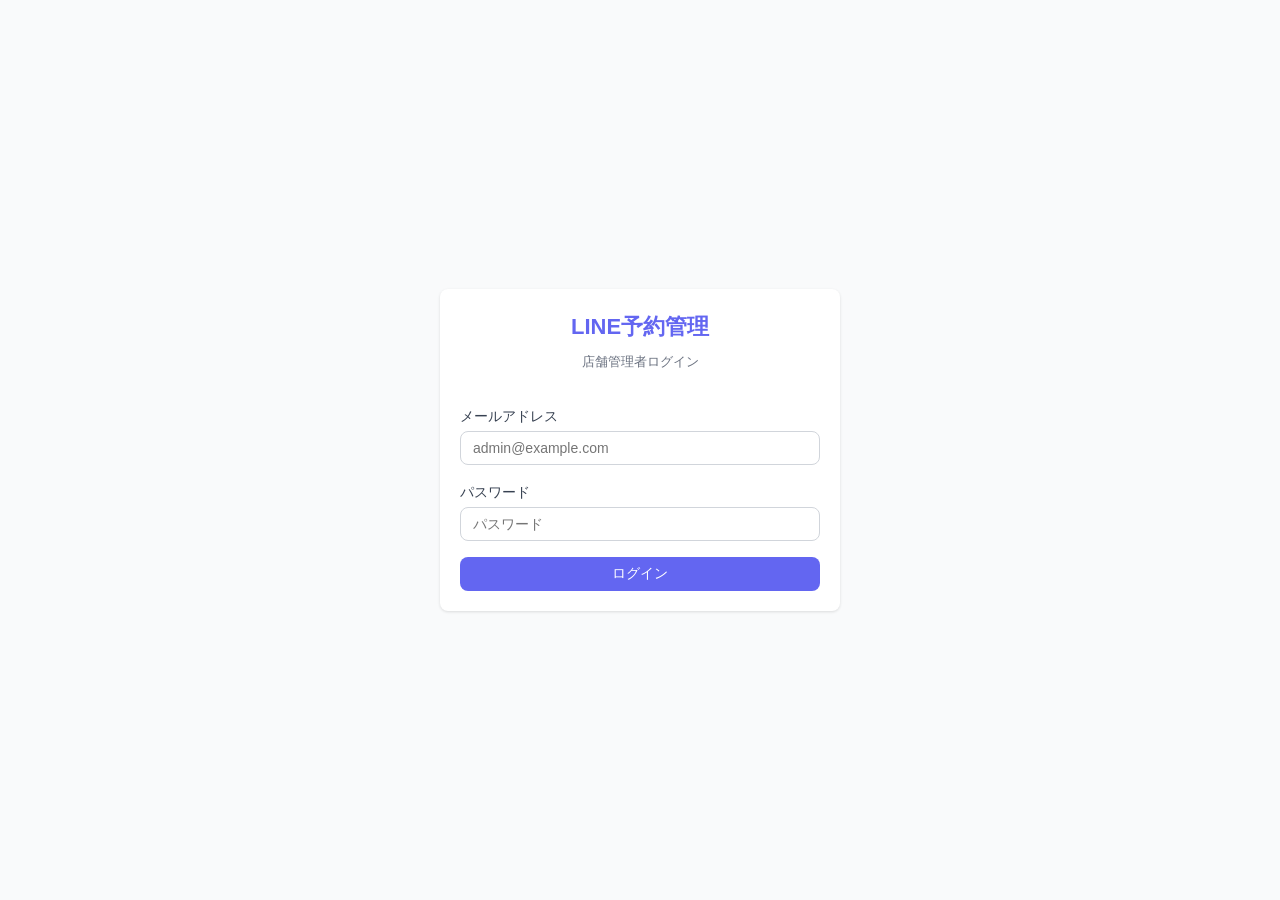
<file: frontend/admin/index.html>
<!DOCTYPE html>
<html lang="ja">
<head>
  <meta charset="UTF-8">
  <meta name="viewport" content="width=device-width, initial-scale=1.0">
  <title>LINE予約管理 - ログイン</title>
  <link rel="stylesheet" href="../shared/css/base.css">
  <style>
    body { display: flex; align-items: center; justify-content: center; min-height: 100vh; }
    .login-box { width: 100%; max-width: 400px; padding: 20px; }
    .login-box h1 { text-align: center; font-size: 22px; margin-bottom: 8px; color: var(--primary); }
    .login-box p { text-align: center; color: var(--gray-500); margin-bottom: 32px; font-size: 13px; }
    .error-msg { color: var(--danger); font-size: 13px; text-align: center; margin-top: 12px; }
  </style>
</head>
<body>
  <div class="login-box card">
    <h1>LINE予約管理</h1>
    <p>店舗管理者ログイン</p>
    <form id="login-form">
      <div class="form-group">
        <label for="email">メールアドレス</label>
        <input type="email" id="email" required placeholder="admin@example.com" autocomplete="email">
      </div>
      <div class="form-group">
        <label for="password">パスワード</label>
        <input type="password" id="password" required placeholder="パスワード" autocomplete="current-password">
      </div>
      <button type="submit" class="btn btn-primary" style="width:100%">ログイン</button>
      <p class="error-msg" id="error-msg" style="display:none"></p>
    </form>
  </div>

  <script src="js/api.js"></script>
  <script>
    // ログイン済みならダッシュボードへ
    if (localStorage.getItem("access_token")) {
      location.href = "dashboard.html";
    }

    document.getElementById("login-form").addEventListener("submit", async (e) => {
      e.preventDefault();
      const btn = e.target.querySelector("button");
      btn.disabled = true;
      btn.textContent = "ログイン中...";

      const email = document.getElementById("email").value;
      const password = document.getElementById("password").value;

      try {
        const res = await fetch("/api/v1/admin/auth/login", {
          method: "POST",
          headers: { "Content-Type": "application/json" },
          body: JSON.stringify({ email, password }),
        });

        if (!res.ok) {
          const err = await res.json();
          throw new Error(err.detail || "ログインに失敗しました");
        }

        const data = await res.json();
        localStorage.setItem("access_token", data.access_token);
        localStorage.setItem("admin_name", data.name);
        localStorage.setItem("admin_role", data.role);

        // store_idを取得してlocalStorageに保存
        const meRes = await fetch("/api/v1/admin/auth/me", {
          headers: { "Authorization": "Bearer " + data.access_token },
        });
        if (meRes.ok) {
          const me = await meRes.json();
          if (me.store_ids && me.store_ids.length > 0) {
            localStorage.setItem("current_store_id", me.store_ids[0]);
          }
        }

        location.href = "dashboard.html";

      } catch (err) {
        const errEl = document.getElementById("error-msg");
        errEl.textContent = err.message;
        errEl.style.display = "block";
        btn.disabled = false;
        btn.textContent = "ログイン";
      }
    });
  </script>
</body>
</html>
</file>
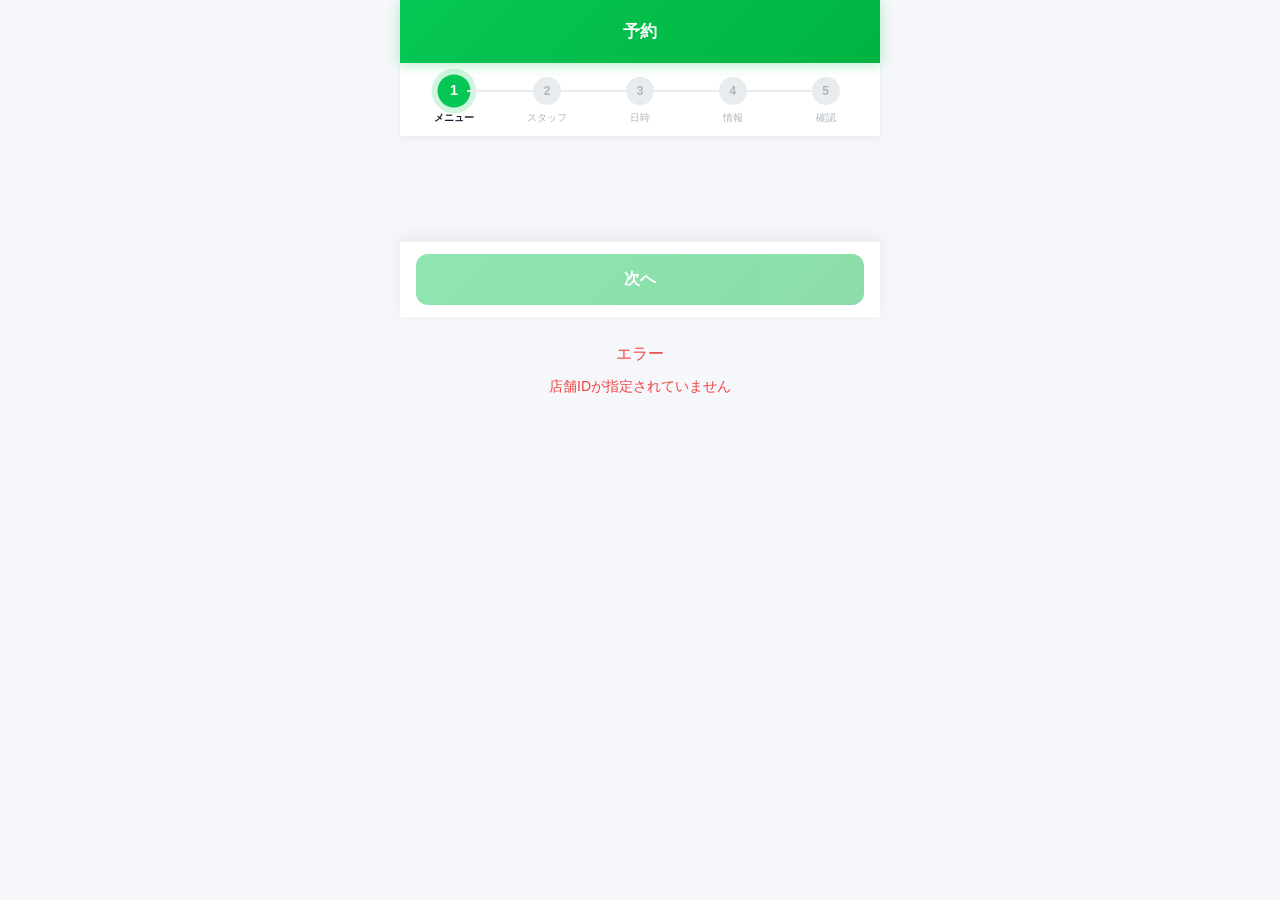
<file: frontend/liff/booking.html>
<!DOCTYPE html>
<html lang="ja">
<head>
  <meta charset="UTF-8">
  <meta name="viewport" content="width=device-width, initial-scale=1.0, maximum-scale=1.0">
  <title>ご予約</title>
  <link rel="stylesheet" href="../shared/css/base.css?v=2">
  <link rel="stylesheet" href="../shared/css/liff.css?v=2">
  <script>
    window.LIFF_ID = "2009586205-CyS3JZM7";
    window.API_BASE = "/api/v1";
  </script>
  <script src="https://static.line-scdn.net/liff/edge/2/sdk.js"></script>
</head>
<body>
  <div id="loading-overlay" class="loading-overlay">読み込み中</div>

  <header class="liff-header" id="store-name">予約</header>

  <!-- プログレスバー -->
  <div class="progress-bar">
    <div class="progress-step active" id="step-1">
      <div class="circle">1</div><span>メニュー</span>
    </div>
    <div class="progress-step" id="step-2">
      <div class="circle">2</div><span>スタッフ</span>
    </div>
    <div class="progress-step" id="step-3">
      <div class="circle">3</div><span>日時</span>
    </div>
    <div class="progress-step" id="step-4">
      <div class="circle">4</div><span>情報</span>
    </div>
    <div class="progress-step" id="step-5">
      <div class="circle">5</div><span>確認</span>
    </div>
  </div>

  <!-- ステップコンテンツ -->
  <div class="liff-content" id="content"></div>

  <!-- フッターボタン -->
  <div class="liff-footer">
    <button class="btn-back" id="btn-back" onclick="prevStep()" style="display:none">戻る</button>
    <button class="btn-line" id="btn-next" onclick="nextStep()" disabled>次へ</button>
  </div>

  <script src="js/liff-init.js"></script>
  <script src="js/booking.js"></script>
</body>
</html>
</file>
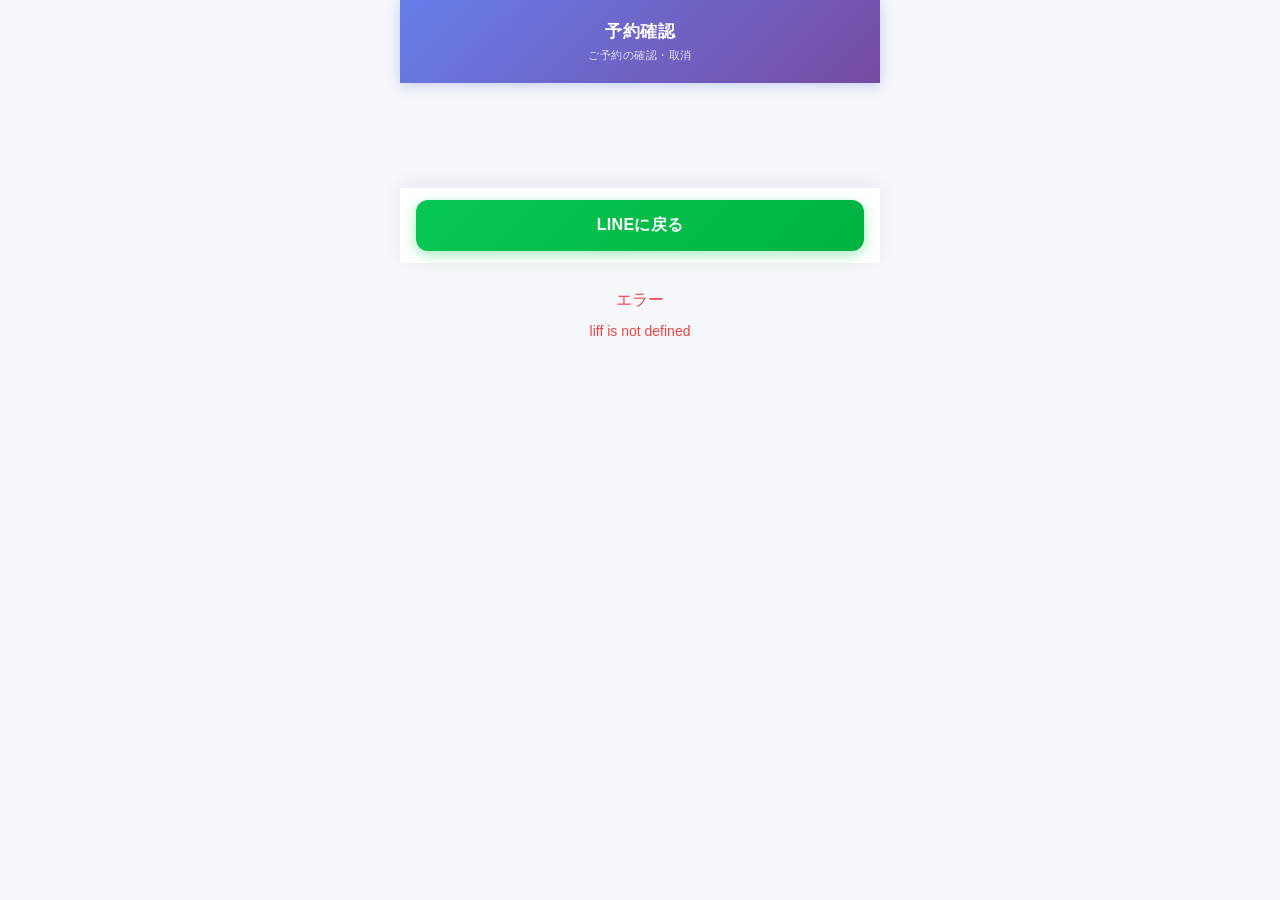
<file: frontend/liff/my-reservations.html>
<!DOCTYPE html>
<html lang="ja">
<head>
  <meta charset="UTF-8">
  <meta name="viewport" content="width=device-width, initial-scale=1.0, maximum-scale=1.0">
  <title>予約確認</title>
  <link rel="stylesheet" href="../shared/css/base.css?v=2">
  <link rel="stylesheet" href="../shared/css/liff.css?v=2">
  <script>
    window.LIFF_ID = "2009586205-CyS3JZM7";
    window.API_BASE = "/api/v1";
  </script>
  <script src="https://static.line-scdn.net/liff/edge/2/sdk.js"></script>
  <style>
    .liff-header {
      background: linear-gradient(135deg, #667eea 0%, #764ba2 100%);
      box-shadow: 0 2px 12px rgba(102, 126, 234, 0.35);
    }
    .liff-header .header-sub {
      font-size: 11px;
      font-weight: 400;
      opacity: 0.8;
      margin-top: 2px;
    }
  </style>
</head>
<body>
  <div id="loading-overlay" class="loading-overlay">読み込み中...</div>

  <header class="liff-header">
    <div>予約確認</div>
    <div class="header-sub">ご予約の確認・取消</div>
  </header>

  <div class="liff-content">
    <div id="reservations-list"></div>
  </div>

  <div class="liff-footer">
    <a href="booking.html" id="btn-book" class="btn-line" style="display:none">新しく予約する</a>
    <button class="btn-line" onclick="liff.closeWindow()" id="btn-close">LINEに戻る</button>
  </div>

  <script src="js/liff-init.js"></script>
  <script>
    const storeId = getStoreId();

    window.addEventListener("DOMContentLoaded", async () => {
      try {
        const ready = await initLiff();
        if (!ready) return;

        const customerData = await liffApi.post(
          `/liff/customers/identify?store_id=${storeId}`, {}
        );
        const customer = customerData.customer;

        const reservations = await liffApi.get(`/liff/customers/${customer.id}/reservations`);

        document.getElementById("loading-overlay").style.display = "none";

        const listEl = document.getElementById("reservations-list");

        if (!reservations.length) {
          listEl.innerHTML = `
            <div class="empty-state">
              <div class="empty-icon">📅</div>
              <div class="empty-title">予約がありません</div>
              <div class="empty-sub">新しい予約を作成してみましょう</div>
            </div>
          `;
          const btnBook = document.getElementById("btn-book");
          btnBook.href = `booking.html?store_id=${storeId}`;
          btnBook.style.display = "flex";
          document.getElementById("btn-close").style.flex = "none";
          document.getElementById("btn-close").style.padding = "15px 20px";
          return;
        }

        // 予約を直近/過去に分類
        const now = new Date();
        const upcoming = reservations.filter(r =>
          ["confirmed","pending"].includes(r.status) && new Date(r.start_datetime) >= now
        );
        const past = reservations.filter(r =>
          !["confirmed","pending"].includes(r.status) || new Date(r.start_datetime) < now
        );

        let html = "";

        if (upcoming.length) {
          html += `<div class="res-section-title">直近の予約</div>`;
          html += upcoming.map(r => renderCard(r, false)).join("");
        }

        if (past.length) {
          html += `<div class="res-section-title">過去の予約</div>`;
          html += past.map(r => renderCard(r, true)).join("");
        }

        listEl.innerHTML = html;

      } catch (err) {
        document.getElementById("loading-overlay").style.display = "none";
        showError(err.message);
      }
    });

    function renderCard(r, isPast) {
      const statusInfo = {
        confirmed: { label: "確定",    cls: "confirmed" },
        pending:   { label: "確認待ち", cls: "pending"   },
        cancelled: { label: "取消済み", cls: "cancelled" },
        completed: { label: "完了",    cls: "completed" },
        no_show:   { label: "無断欠席", cls: "no_show"   },
      };
      const s = statusInfo[r.status] || { label: r.status, cls: "completed" };
      const cardCls = isPast ? (r.status === "cancelled" ? "cancelled" : "past") : "";

      return `
        <div class="reservation-card ${cardCls}">
          <div class="res-header">
            <div>
              <div class="res-date">${formatDateJa(r.start_datetime)}</div>
              <div class="res-time">${formatTime(r.start_datetime)}</div>
            </div>
            <span class="res-badge ${s.cls}">${s.label}</span>
          </div>
          <div class="res-detail">
            ${r.menu_name ? `<strong>${escapeHtml(r.menu_name)}</strong>` : ""}
            ${r.staff_name ? ` · ${escapeHtml(r.staff_name)}` : " · 指名なし"}
          </div>
          <div class="res-code">予約番号: ${r.confirmation_code || "—"}</div>
          ${["confirmed","pending"].includes(r.status) && new Date(r.start_datetime) >= new Date() ? `
            <div class="res-actions" style="margin-top:12px">
              <button class="btn-cancel" onclick="cancelRes('${r.id}')">取消する</button>
            </div>
          ` : ""}
        </div>
      `;
    }

    async function cancelRes(reservationId) {
      if (!confirm("予約を取消しますか？")) return;
      try {
        await liffApi.delete(`/liff/reservations/${reservationId}`, { reason: null });
        location.reload();
      } catch (err) {
        alert(err.message);
      }
    }

    function escapeHtml(str) {
      if (!str) return "";
      const div = document.createElement("div");
      div.textContent = str;
      return div.innerHTML;
    }
  </script>
</body>
</html>
</file>
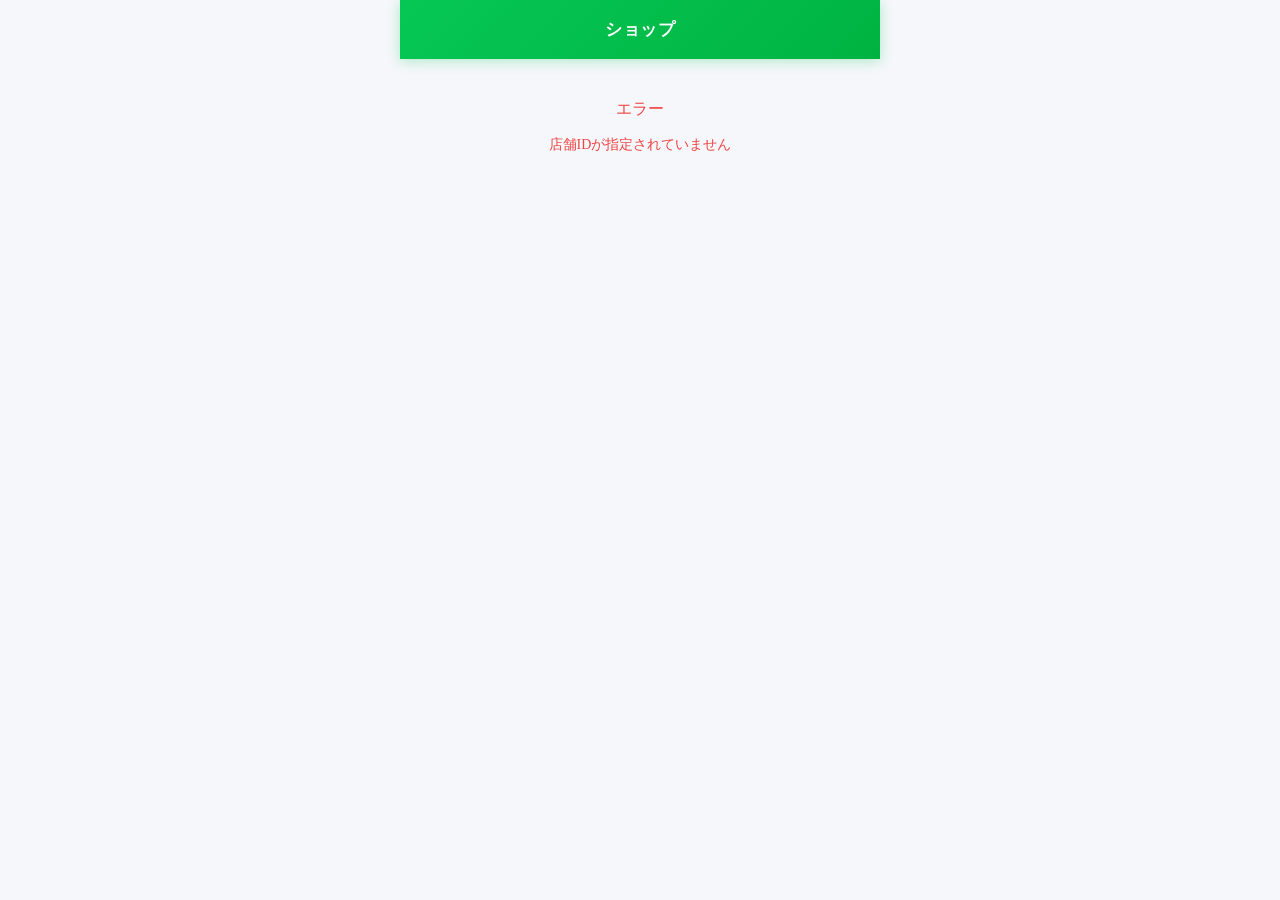
<file: frontend/liff/shop.html>
<!DOCTYPE html>
<html lang="ja">
<head>
  <meta charset="UTF-8">
  <meta name="viewport" content="width=device-width, initial-scale=1.0, maximum-scale=1.0">
  <title>ショップ</title>
  <link rel="stylesheet" href="../shared/css/liff.css?v=2">
  <link rel="stylesheet" href="css/shop.css?v=2">
  <script charset="utf-8" src="https://static.line-scdn.net/liff/edge/2/sdk.js"></script>
  <script>
    window.LIFF_ID = "2009586205-JNcwjVy3";
    window.API_BASE = "/api/v1";
  </script>
</head>
<body>
  <div id="loading-overlay" class="loading-overlay">
    <div class="spinner"></div>
  </div>

  <div class="liff-header">
    <div id="store-name" class="header-title">ショップ</div>
  </div>

  <div id="content" class="liff-body"></div>

  <script src="js/liff-init.js?v=2"></script>
  <script src="js/shop.js"></script>
</body>
</html>
</file>
<file: frontend/shared/css/base.css>
:root {
  --primary: #6366f1;
  --primary-dark: #4f46e5;
  --primary-light: #e0e7ff;
  --danger: #ef4444;
  --success: #10b981;
  --warning: #f59e0b;
  --gray-50: #f9fafb;
  --gray-100: #f3f4f6;
  --gray-200: #e5e7eb;
  --gray-300: #d1d5db;
  --gray-400: #9ca3af;
  --gray-500: #6b7280;
  --gray-700: #374151;
  --gray-900: #111827;
  --font: -apple-system, BlinkMacSystemFont, "Segoe UI", Roboto, sans-serif;
  --radius: 8px;
  --shadow: 0 1px 3px rgba(0,0,0,0.12);
  --shadow-md: 0 4px 6px rgba(0,0,0,0.1);
}

*, *::before, *::after { box-sizing: border-box; margin: 0; padding: 0; }

body {
  font-family: var(--font);
  color: var(--gray-900);
  background: var(--gray-50);
  font-size: 14px;
  line-height: 1.6;
}

a { color: var(--primary); text-decoration: none; }
a:hover { text-decoration: underline; }

button, .btn {
  display: inline-flex;
  align-items: center;
  justify-content: center;
  gap: 6px;
  padding: 8px 16px;
  border-radius: var(--radius);
  border: none;
  cursor: pointer;
  font-size: 14px;
  font-weight: 500;
  transition: background 0.15s, opacity 0.15s;
}
.btn-primary { background: var(--primary); color: #fff; }
.btn-primary:hover { background: var(--primary-dark); }
.btn-secondary { background: var(--gray-200); color: var(--gray-700); }
.btn-secondary:hover { background: var(--gray-300); }
.btn-danger { background: var(--danger); color: #fff; }
.btn-danger:hover { opacity: 0.85; }
.btn-sm { padding: 4px 10px; font-size: 12px; }
.btn-outline { background: transparent; border: 1px solid var(--gray-300); color: var(--gray-700); }
.btn-outline:hover { background: var(--gray-100); }
button:disabled, .btn:disabled { opacity: 0.5; cursor: not-allowed; }

input, select, textarea {
  width: 100%;
  padding: 8px 12px;
  border: 1px solid var(--gray-300);
  border-radius: var(--radius);
  font-size: 14px;
  font-family: var(--font);
  transition: border-color 0.15s, box-shadow 0.15s;
  background: #fff;
}
input:focus, select:focus, textarea:focus {
  outline: none;
  border-color: var(--primary);
  box-shadow: 0 0 0 3px rgba(99,102,241,0.15);
}
textarea { resize: vertical; min-height: 80px; }

label { display: block; margin-bottom: 4px; font-weight: 500; color: var(--gray-700); }
.form-group { margin-bottom: 16px; }
.form-hint { font-size: 12px; color: var(--gray-500); margin-top: 4px; }
.form-error { font-size: 12px; color: var(--danger); margin-top: 4px; }

.card {
  background: #fff;
  border-radius: var(--radius);
  box-shadow: var(--shadow);
  padding: 20px;
}

table { width: 100%; border-collapse: collapse; }
th, td { padding: 10px 14px; text-align: left; border-bottom: 1px solid var(--gray-200); }
th { background: var(--gray-50); font-weight: 600; color: var(--gray-700); font-size: 12px; text-transform: uppercase; letter-spacing: 0.05em; }
tr:hover td { background: var(--gray-50); }

.badge {
  display: inline-flex;
  align-items: center;
  padding: 2px 8px;
  border-radius: 9999px;
  font-size: 11px;
  font-weight: 600;
}
.badge-confirmed { background: #dbeafe; color: #1d4ed8; }
.badge-pending { background: #fef3c7; color: #92400e; }
.badge-cancelled { background: #fee2e2; color: #b91c1c; }
.badge-completed { background: #d1fae5; color: #065f46; }
.badge-no_show { background: #fee2e2; color: #b91c1c; }

.toast {
  position: fixed;
  bottom: 24px;
  right: 24px;
  padding: 12px 20px;
  border-radius: var(--radius);
  color: #fff;
  font-weight: 500;
  box-shadow: var(--shadow-md);
  z-index: 9999;
  animation: slideIn 0.3s ease;
}
.toast-success { background: var(--success); }
.toast-error { background: var(--danger); }

@keyframes slideIn {
  from { transform: translateX(100%); opacity: 0; }
  to { transform: translateX(0); opacity: 1; }
}

.modal-overlay {
  position: fixed;
  inset: 0;
  background: rgba(0,0,0,0.5);
  display: flex;
  align-items: center;
  justify-content: center;
  z-index: 1000;
}
.modal {
  background: #fff;
  border-radius: var(--radius);
  width: 90%;
  max-width: 560px;
  max-height: 90vh;
  overflow-y: auto;
  box-shadow: var(--shadow-md);
}
.modal-header {
  display: flex;
  align-items: center;
  justify-content: space-between;
  padding: 16px 20px;
  border-bottom: 1px solid var(--gray-200);
}
.modal-header h3 { font-size: 16px; font-weight: 600; }
.modal-body { padding: 20px; }
.modal-footer {
  display: flex;
  gap: 8px;
  justify-content: flex-end;
  padding: 12px 20px;
  border-top: 1px solid var(--gray-200);
}
.modal-close {
  background: none;
  border: none;
  font-size: 20px;
  cursor: pointer;
  color: var(--gray-500);
  padding: 4px;
}

.loading {
  display: flex;
  align-items: center;
  justify-content: center;
  padding: 48px;
  color: var(--gray-500);
}

.empty-state {
  text-align: center;
  padding: 48px;
  color: var(--gray-400);
}

@media (max-width: 768px) {
  .hide-mobile { display: none !important; }
  table { font-size: 13px; }
  th, td { padding: 8px 10px; }
}
</file>
<file: frontend/shared/css/liff.css>
:root {
  --line-green: #06c755;
  --line-green-dark: #05a847;
  --line-green-light: #e8faf0;
  --header-gradient: linear-gradient(135deg, #06c755 0%, #00b341 100%);
}

body {
  max-width: 480px;
  margin: 0 auto;
  background: #f5f7fa;
  min-height: 100vh;
}

/* ─── ヘッダー ─── */
.liff-header {
  background: var(--header-gradient);
  color: #fff;
  padding: 18px 16px;
  text-align: center;
  font-size: 17px;
  font-weight: 700;
  position: sticky;
  top: 0;
  z-index: 100;
  letter-spacing: 0.5px;
  box-shadow: 0 2px 12px rgba(6, 199, 85, 0.3);
}

.liff-content {
  padding: 16px;
  padding-bottom: 88px;
}

/* ─── プログレスバー ─── */
.progress-bar {
  display: flex;
  justify-content: space-between;
  align-items: flex-start;
  padding: 14px 8px 10px;
  background: #fff;
  border-bottom: 1px solid #eef0f3;
  position: sticky;
  top: 57px;
  z-index: 99;
  box-shadow: 0 2px 6px rgba(0,0,0,0.05);
}

.progress-step {
  display: flex;
  flex-direction: column;
  align-items: center;
  flex: 1;
  font-size: 10px;
  color: #adb5bd;
  position: relative;
}

.progress-step:not(:last-child)::after {
  content: '';
  position: absolute;
  top: 13px;
  left: calc(50% + 13px);
  width: calc(100% - 26px);
  height: 2px;
  background: #e9ecef;
  transition: background 0.3s;
}

.progress-step.done:not(:last-child)::after {
  background: var(--line-green);
}

.progress-step .circle {
  width: 28px;
  height: 28px;
  border-radius: 50%;
  background: #e9ecef;
  display: flex;
  align-items: center;
  justify-content: center;
  font-size: 12px;
  font-weight: 700;
  margin-bottom: 5px;
  transition: all 0.3s cubic-bezier(0.34, 1.56, 0.64, 1);
  color: #adb5bd;
}

.progress-step.active .circle {
  background: var(--line-green);
  color: #fff;
  box-shadow: 0 0 0 5px rgba(6, 199, 85, 0.18);
  transform: scale(1.18);
}

.progress-step.done .circle {
  background: var(--line-green);
  color: #fff;
  font-size: 0;
}

.progress-step.done .circle::after {
  content: '✓';
  font-size: 13px;
}

.progress-step.active {
  color: #1a1a2e;
  font-weight: 600;
}

/* ─── セクションタイトル ─── */
.step-title {
  font-size: 15px;
  font-weight: 700;
  margin-bottom: 16px;
  color: #1a1a2e;
}

/* ─── カテゴリラベル ─── */
.category-label {
  font-size: 11px;
  font-weight: 700;
  color: #868e96;
  letter-spacing: 0.8px;
  text-transform: uppercase;
  margin: 16px 0 8px 2px;
}

/* ─── カード選択 ─── */
.select-card {
  background: #fff;
  border: 2px solid #eef0f3;
  border-radius: 14px;
  padding: 16px;
  margin-bottom: 10px;
  cursor: pointer;
  transition: all 0.2s ease;
  box-shadow: 0 1px 4px rgba(0,0,0,0.04);
}

.select-card:active {
  transform: scale(0.98);
}

.select-card.selected {
  border-color: var(--line-green);
  background: var(--line-green-light);
  box-shadow: 0 4px 16px rgba(6, 199, 85, 0.15);
}

.select-card .card-title {
  font-weight: 600;
  font-size: 15px;
  margin-bottom: 4px;
  color: #1a1a2e;
}

.select-card .card-sub {
  font-size: 12px;
  color: #868e96;
}

.select-card.selected .card-title {
  color: var(--line-green-dark);
}

/* スタッフカード内画像 */
.staff-avatar {
  width: 48px;
  height: 48px;
  border-radius: 50%;
  object-fit: cover;
  margin-right: 12px;
  flex-shrink: 0;
}

.select-card .card-inner {
  display: flex;
  align-items: center;
}

/* ─── カレンダー ─── */
.month-nav {
  display: flex;
  align-items: center;
  justify-content: space-between;
  margin-bottom: 12px;
  padding: 0 2px;
}

.month-nav strong {
  font-size: 15px;
  font-weight: 700;
  color: #1a1a2e;
}

.cal-grid {
  display: grid;
  grid-template-columns: repeat(7, 1fr);
  gap: 2px;
  text-align: center;
}

.cal-day-header {
  font-size: 11px;
  font-weight: 700;
  padding: 6px 0;
}

.cal-day-header:nth-child(1) { color: #ef4444; }
.cal-day-header:nth-child(7) { color: #3b82f6; }
.cal-day-header:not(:nth-child(1)):not(:nth-child(7)) { color: #868e96; }

.cal-day {
  aspect-ratio: 1;
  border-radius: 50%;
  font-size: 13px;
  cursor: pointer;
  border: none;
  background: none;
  font-weight: 500;
  transition: all 0.15s;
  display: flex;
  align-items: center;
  justify-content: center;
  width: 100%;
  color: #333;
}

.cal-day:hover:not(:disabled) {
  background: #f0f2f5;
}

.cal-day.has-slots {
  color: var(--line-green);
  font-weight: 700;
}

.cal-day.selected {
  background: var(--line-green);
  color: #fff !important;
  font-weight: 700;
  box-shadow: 0 2px 8px rgba(6, 199, 85, 0.4);
}

.cal-day:disabled {
  color: #ced4da;
  cursor: not-allowed;
}

/* ─── 時間スロット ─── */
.slot-grid {
  display: grid;
  grid-template-columns: repeat(3, 1fr);
  gap: 8px;
  margin-top: 16px;
}

.slot-btn {
  padding: 12px 6px;
  border: 2px solid #eef0f3;
  border-radius: 12px;
  background: #fff;
  font-size: 14px;
  font-weight: 600;
  cursor: pointer;
  text-align: center;
  transition: all 0.15s;
  box-shadow: 0 1px 4px rgba(0,0,0,0.04);
  color: #333;
  line-height: 1.3;
}

.slot-btn:active {
  transform: scale(0.95);
}

.slot-btn.selected {
  border-color: var(--line-green);
  background: var(--line-green);
  color: #fff;
  box-shadow: 0 3px 10px rgba(6, 199, 85, 0.4);
}

.slot-btn:hover:not(.selected) {
  border-color: var(--line-green);
  color: var(--line-green);
  background: var(--line-green-light);
}

/* ─── フォーム ─── */
.form-group {
  margin-bottom: 16px;
}

.form-group label {
  display: block;
  font-size: 13px;
  font-weight: 600;
  margin-bottom: 6px;
  color: #444;
}

.form-group input,
.form-group textarea,
.form-group select {
  width: 100%;
  padding: 12px 14px;
  border: 2px solid #eef0f3;
  border-radius: 10px;
  font-size: 15px;
  background: #fff;
  transition: border-color 0.2s, box-shadow 0.2s;
  box-sizing: border-box;
  color: #1a1a2e;
}

.form-group input:focus,
.form-group textarea:focus {
  border-color: var(--line-green);
  outline: none;
  box-shadow: 0 0 0 3px rgba(6, 199, 85, 0.1);
}

.form-group textarea {
  min-height: 80px;
  resize: vertical;
}

.form-hint {
  font-size: 12px;
  color: #6c757d;
  background: #fff8e1;
  border-radius: 8px;
  padding: 10px 12px;
  margin-top: 12px;
  border-left: 3px solid #ffc107;
}

/* ─── 確認画面 ─── */
.confirm-card {
  background: #fff;
  border-radius: 16px;
  padding: 20px;
  margin-bottom: 16px;
  box-shadow: 0 2px 12px rgba(0,0,0,0.06);
}

.confirm-row {
  display: flex;
  padding: 11px 0;
  border-bottom: 1px solid #f0f2f5;
  font-size: 14px;
  align-items: flex-start;
}

.confirm-row:last-child {
  border-bottom: none;
  padding-bottom: 0;
}

.confirm-row dt {
  width: 90px;
  color: #868e96;
  flex-shrink: 0;
  font-size: 13px;
  padding-top: 1px;
}

.confirm-row dd {
  font-weight: 600;
  flex: 1;
  color: #1a1a2e;
}

/* ─── 完了画面 ─── */
.complete-screen {
  text-align: center;
  padding: 40px 20px;
}

.complete-icon {
  width: 80px;
  height: 80px;
  background: var(--line-green-light);
  border-radius: 50%;
  display: flex;
  align-items: center;
  justify-content: center;
  font-size: 40px;
  margin: 0 auto 20px;
  animation: pop 0.5s cubic-bezier(0.175, 0.885, 0.32, 1.275) forwards;
}

@keyframes pop {
  from { transform: scale(0); opacity: 0; }
  to   { transform: scale(1); opacity: 1; }
}

.complete-detail {
  background: #fff;
  border-radius: 16px;
  padding: 20px;
  margin: 0 0 24px;
  text-align: left;
  box-shadow: 0 2px 12px rgba(0,0,0,0.06);
}

/* ─── フッターボタン ─── */
.liff-footer {
  position: sticky;
  bottom: 0;
  background: #fff;
  padding: 12px 16px;
  border-top: 1px solid #eef0f3;
  display: flex;
  gap: 10px;
  box-shadow: 0 -4px 16px rgba(0,0,0,0.06);
  z-index: 100;
}

.btn-line {
  background: var(--header-gradient);
  color: #fff;
  flex: 1;
  padding: 15px;
  font-size: 16px;
  font-weight: 700;
  border: none;
  border-radius: 12px;
  cursor: pointer;
  transition: all 0.2s;
  box-shadow: 0 4px 14px rgba(6, 199, 85, 0.35);
  letter-spacing: 0.3px;
  text-decoration: none;
  display: flex;
  align-items: center;
  justify-content: center;
}

.btn-line:active {
  transform: scale(0.97);
}

.btn-line:hover {
  box-shadow: 0 6px 18px rgba(6, 199, 85, 0.45);
}

.btn-line:disabled {
  opacity: 0.45;
  cursor: not-allowed;
  box-shadow: none;
  transform: none;
}

.btn-back {
  background: #f0f2f5;
  color: #555;
  padding: 15px 20px;
  border: none;
  border-radius: 12px;
  cursor: pointer;
  font-weight: 600;
  font-size: 14px;
  transition: background 0.15s;
}

.btn-back:active {
  background: #e2e5ea;
}

/* ─── ローディング ─── */
.loading-overlay {
  position: fixed;
  inset: 0;
  background: rgba(255,255,255,0.92);
  display: flex;
  flex-direction: column;
  align-items: center;
  justify-content: center;
  z-index: 999;
  gap: 14px;
  font-size: 14px;
  color: #868e96;
}

.loading-overlay::before {
  content: '';
  width: 40px;
  height: 40px;
  border: 3px solid #e9ecef;
  border-top-color: var(--line-green);
  border-radius: 50%;
  animation: spin 0.8s linear infinite;
}

@keyframes spin {
  to { transform: rotate(360deg); }
}

/* ─── 予約カード（my-reservations.html） ─── */
.res-section-title {
  font-size: 12px;
  font-weight: 700;
  letter-spacing: 0.8px;
  text-transform: uppercase;
  color: #868e96;
  margin: 20px 0 10px 2px;
}

.reservation-card {
  background: #fff;
  border-radius: 14px;
  padding: 16px;
  margin-bottom: 10px;
  box-shadow: 0 2px 8px rgba(0,0,0,0.06);
  border-left: 4px solid var(--line-green);
  transition: transform 0.15s;
}

.reservation-card:active {
  transform: scale(0.99);
}

.reservation-card.past {
  border-left-color: #ced4da;
  opacity: 0.75;
}

.reservation-card.cancelled {
  border-left-color: #ef4444;
  opacity: 0.6;
}

.res-header {
  display: flex;
  align-items: flex-start;
  justify-content: space-between;
  margin-bottom: 8px;
}

.res-date {
  font-weight: 700;
  font-size: 15px;
  color: #1a1a2e;
}

.res-time {
  font-size: 20px;
  font-weight: 800;
  color: var(--line-green);
  margin-top: 2px;
}

.reservation-card.past .res-time {
  color: #adb5bd;
}

.res-badge {
  font-size: 11px;
  font-weight: 700;
  padding: 3px 8px;
  border-radius: 20px;
  flex-shrink: 0;
}

.res-badge.confirmed { background: #e8faf0; color: var(--line-green-dark); }
.res-badge.pending   { background: #fff8e1; color: #e6a817; }
.res-badge.cancelled { background: #fee2e2; color: #ef4444; }
.res-badge.completed { background: #f0f2f5;  color: #868e96; }
.res-badge.no_show   { background: #fee2e2; color: #ef4444; }

.res-detail {
  font-size: 13px;
  color: #6c757d;
  margin-bottom: 10px;
  line-height: 1.6;
}

.res-code {
  font-size: 11px;
  color: #adb5bd;
  margin-top: 4px;
  font-family: monospace;
}

.res-actions {
  display: flex;
  gap: 8px;
}

.btn-cancel {
  font-size: 13px;
  padding: 7px 14px;
  border: 1.5px solid #ef4444;
  background: none;
  color: #ef4444;
  border-radius: 8px;
  cursor: pointer;
  font-weight: 600;
  transition: all 0.15s;
}

.btn-cancel:active {
  background: #fee2e2;
}

/* ─── 空っぽ状態 ─── */
.empty-state {
  text-align: center;
  padding: 60px 20px 40px;
}

.empty-icon {
  font-size: 56px;
  margin-bottom: 16px;
  opacity: 0.6;
}

.empty-title {
  font-size: 16px;
  font-weight: 700;
  color: #495057;
  margin-bottom: 8px;
}

.empty-sub {
  font-size: 13px;
  color: #adb5bd;
  margin-bottom: 24px;
}
</file>
<file: frontend/liff/css/shop.css>
/* ═══════════════════════════════════════════
   SHOP — Dark Luxury Beauty Theme
   ═══════════════════════════════════════════ */

/* ─── ページ全体オーバーライド ─── */
body {
  background: #f5f7fa !important;
  color: #1a1a2e;
}

.liff-header {
  background: linear-gradient(135deg, #06c755 0%, #00b341 100%) !important;
  box-shadow: 0 2px 12px rgba(6,199,85,0.3) !important;
}

.liff-body {
  background: transparent;
}

.loading-overlay {
  background: rgba(12,12,26,0.92) !important;
  color: #d4a0ff !important;
}

.loading-overlay::before {
  border-color: rgba(212,160,255,0.2) !important;
  border-top-color: #c40074 !important;
}

/* ─── バナーカルーセル ─── */
.banner-carousel {
  position: relative;
  width: 100%;
  overflow: hidden;
  background: #0c0c1a;
}

.banner-track {
  display: flex;
  width: 100%;
}

.banner-slide {
  flex-shrink: 0;
  width: 100%;
  min-height: 160px;
  display: none;
  position: relative;
  overflow: hidden;
  text-decoration: none;
  cursor: default;
}

.banner-slide.active {
  display: flex;
  align-items: flex-end;
}

a.banner-slide {
  cursor: pointer;
}

.banner-img {
  position: absolute;
  inset: 0;
  width: 100%;
  height: 100%;
  object-fit: cover;
  opacity: 0.45;
}

.banner-body {
  position: relative;
  padding: 20px 20px 24px;
  z-index: 1;
  width: 100%;
  background: linear-gradient(to top, rgba(12,12,26,0.85) 0%, transparent 100%);
}

.banner-badge {
  display: inline-block;
  background: linear-gradient(135deg, #ff6ec7, #c40074);
  color: #fff;
  font-size: 10px;
  font-weight: 800;
  letter-spacing: 0.1em;
  text-transform: uppercase;
  padding: 3px 10px;
  border-radius: 20px;
  margin-bottom: 7px;
  box-shadow: 0 2px 8px rgba(196,0,116,0.5);
}

.banner-title {
  font-size: 20px;
  font-weight: 900;
  color: #fff;
  line-height: 1.25;
  text-shadow: 0 2px 8px rgba(0,0,0,0.5);
  letter-spacing: -0.3px;
}

.banner-subtitle {
  font-size: 13px;
  color: rgba(255,255,255,0.75);
  margin-top: 5px;
  text-shadow: 0 1px 4px rgba(0,0,0,0.4);
}

.banner-dots {
  display: flex;
  justify-content: center;
  gap: 6px;
  padding: 10px 0 8px;
}

.banner-dot {
  width: 5px;
  height: 5px;
  border-radius: 50%;
  background: rgba(255,255,255,0.25);
  cursor: pointer;
  transition: all 0.25s;
}

.banner-dot.active {
  background: #ff6ec7;
  width: 18px;
  border-radius: 3px;
  box-shadow: 0 0 6px rgba(255,110,199,0.7);
}

/* ─── カテゴリフィルタータブ ─── */
.cat-tabs {
  display: flex;
  gap: 8px;
  padding: 14px 16px;
  overflow-x: auto;
  -webkit-overflow-scrolling: touch;
  border-bottom: 1px solid rgba(0,0,0,0.07);
  scrollbar-width: none;
  background: #fff;
}

.cat-tabs::-webkit-scrollbar { display: none; }

.cat-tab {
  flex-shrink: 0;
  padding: 7px 16px;
  border: 1.5px solid #e9ecef;
  border-radius: 20px;
  font-size: 13px;
  font-weight: 600;
  background: #fff;
  color: #868e96;
  cursor: pointer;
  white-space: nowrap;
  transition: all 0.18s;
}

.cat-tab.active {
  background: linear-gradient(135deg, #c40074, #7b00d4);
  border-color: transparent;
  color: #fff;
  box-shadow: 0 3px 12px rgba(196,0,116,0.45);
}

/* ─── ショップヘッダー（カテゴリ選択用） ─── */
.shop-header {
  background: linear-gradient(135deg, #06c755 0%, #00b341 100%);
  color: #fff;
  padding: 28px 20px 32px;
  text-align: center;
  position: relative;
  overflow: hidden;
}

.shop-header::before {
  content: "";
  position: absolute;
  top: -60px;
  right: -40px;
  width: 200px;
  height: 200px;
  border-radius: 50%;
  background: rgba(255,255,255,0.1);
  filter: blur(30px);
}

.shop-header h2 {
  font-size: 20px;
  font-weight: 900;
  margin-bottom: 6px;
  position: relative;
  z-index: 1;
  letter-spacing: -0.3px;
}

.shop-header p {
  font-size: 13px;
  opacity: 0.8;
  position: relative;
  z-index: 1;
}

/* ─── カテゴリ選択グリッド ─── */
.category-grid {
  display: grid;
  grid-template-columns: repeat(2, 1fr);
  gap: 12px;
  padding: 20px 16px;
  background: transparent;
}

.category-card {
  background: #fff;
  border: 1.5px solid #e9ecef;
  border-radius: 18px;
  padding: 22px 12px;
  text-align: center;
  cursor: pointer;
  transition: all 0.2s cubic-bezier(0.34,1.56,0.64,1);
  position: relative;
  overflow: hidden;
  box-shadow: 0 2px 8px rgba(0,0,0,0.06);
}

.category-card::before {
  content: "";
  position: absolute;
  inset: 0;
  background: linear-gradient(135deg, rgba(196,0,116,0.15), rgba(123,0,212,0.1));
  opacity: 0;
  transition: opacity 0.2s;
  border-radius: 18px;
}

.category-card:active {
  transform: scale(0.95);
}

.category-card.selected {
  border-color: #c40074;
  background: rgba(196,0,116,0.12);
  box-shadow: 0 0 0 1px rgba(196,0,116,0.5), 0 8px 24px rgba(196,0,116,0.2);
}

.category-card.selected::before {
  opacity: 1;
}

.category-emoji {
  font-size: 36px;
  margin-bottom: 10px;
  filter: drop-shadow(0 2px 6px rgba(0,0,0,0.3));
}

.category-name {
  font-size: 13px;
  font-weight: 700;
  color: #343a40;
  letter-spacing: 0.2px;
}

/* ─── 商品一覧 ─── */
.product-list {
  padding: 12px 16px 100px;
  background: transparent;
  min-height: 100vh;
}

.product-card {
  background: #fff;
  border: 1px solid rgba(0,0,0,0.06);
  border-radius: 18px;
  margin-bottom: 14px;
  overflow: hidden;
  display: flex;
  cursor: pointer;
  transition: all 0.18s;
  box-shadow: 0 2px 12px rgba(0,0,0,0.07);
}

.product-card:active {
  transform: scale(0.98);
  box-shadow: 0 4px 16px rgba(196,0,116,0.15);
}

.product-thumb {
  width: 108px;
  height: 108px;
  object-fit: cover;
  flex-shrink: 0;
  background: #f8f9fa;
  display: flex;
  align-items: center;
  justify-content: center;
  font-size: 38px;
  color: #dee2e6;
}

.product-thumb img {
  width: 100%;
  height: 100%;
  object-fit: cover;
}

.product-info {
  padding: 14px 14px 12px;
  flex: 1;
  min-width: 0;
  display: flex;
  flex-direction: column;
  justify-content: center;
}

.product-name {
  font-size: 14px;
  font-weight: 700;
  color: #212529;
  margin-bottom: 5px;
  white-space: nowrap;
  overflow: hidden;
  text-overflow: ellipsis;
}

.product-desc {
  font-size: 12px;
  color: #868e96;
  margin-bottom: 10px;
  display: -webkit-box;
  -webkit-line-clamp: 2;
  -webkit-box-orient: vertical;
  overflow: hidden;
  line-height: 1.5;
}

.product-price {
  font-size: 16px;
  font-weight: 800;
  background: linear-gradient(135deg, #ff6ec7, #c40074);
  -webkit-background-clip: text;
  -webkit-text-fill-color: transparent;
  background-clip: text;
}

.product-platform {
  font-size: 10px;
  background: #f1f3f5;
  color: #868e96;
  padding: 2px 7px;
  border-radius: 4px;
  display: inline-block;
  margin-left: 6px;
  vertical-align: middle;
  text-transform: uppercase;
  -webkit-text-fill-color: #868e96;
}

/* ─── 商品詳細（接客ページ） ─── */
.product-detail {
  padding-bottom: 100px;
  background: transparent;
  min-height: 100vh;
}

.product-hero {
  width: 100%;
  height: 260px;
  object-fit: cover;
  background: #f8f9fa;
  display: flex;
  align-items: center;
  justify-content: center;
  font-size: 80px;
  color: #dee2e6;
  position: relative;
}

.product-hero img {
  width: 100%;
  height: 100%;
  object-fit: cover;
}

.product-detail-body {
  padding: 20px 20px;
}

.product-detail-name {
  font-size: 22px;
  font-weight: 900;
  color: #212529;
  margin-bottom: 10px;
  letter-spacing: -0.3px;
  line-height: 1.3;
}

.product-detail-price {
  font-size: 28px;
  font-weight: 900;
  background: linear-gradient(135deg, #ff6ec7, #c40074);
  -webkit-background-clip: text;
  -webkit-text-fill-color: transparent;
  background-clip: text;
  margin-bottom: 20px;
}

.staff-comment-box {
  background: rgba(196,0,116,0.08);
  border: 1px solid rgba(196,0,116,0.25);
  border-radius: 14px;
  padding: 16px 18px;
  margin-bottom: 20px;
}

.staff-comment-label {
  font-size: 10px;
  font-weight: 800;
  background: linear-gradient(135deg, #ff6ec7, #c40074);
  -webkit-background-clip: text;
  -webkit-text-fill-color: transparent;
  background-clip: text;
  text-transform: uppercase;
  letter-spacing: 0.08em;
  margin-bottom: 8px;
}

.staff-comment-text {
  font-size: 14px;
  color: #495057;
  line-height: 1.75;
}

.btn-buy {
  display: block;
  padding: 18px 16px;
  background: linear-gradient(135deg, #ff6ec7 0%, #c40074 60%, #7b00d4 100%);
  color: #fff;
  font-size: 17px;
  font-weight: 800;
  text-align: center;
  border: none;
  border-radius: 18px;
  cursor: pointer;
  box-shadow: 0 6px 24px rgba(196,0,116,0.5), 0 0 0 1px rgba(255,110,199,0.3);
  position: fixed;
  bottom: 20px;
  left: 16px;
  right: 16px;
  text-decoration: none;
  letter-spacing: 0.3px;
  transition: all 0.2s;
}

.btn-buy:active {
  transform: scale(0.97);
  box-shadow: 0 3px 14px rgba(196,0,116,0.4);
}

.back-link {
  display: flex;
  align-items: center;
  gap: 6px;
  color: #868e96;
  font-size: 13px;
  padding: 14px 16px;
  cursor: pointer;
  border-bottom: 1px solid #f1f3f5;
  transition: color 0.15s;
  background: #fff;
}

.back-link:active {
  color: #495057;
}

/* ─── 次へボタン（カテゴリ選択） ─── */
.btn-line {
  background: linear-gradient(135deg, #ff6ec7 0%, #c40074 60%, #7b00d4 100%) !important;
  box-shadow: 0 4px 18px rgba(196,0,116,0.5) !important;
}

/* ─── 空状態 ─── */
.shop-empty {
  text-align: center;
  padding: 80px 24px;
  color: rgba(240,230,255,0.35);
}

.shop-empty-icon { font-size: 52px; margin-bottom: 14px; opacity: 0.6; }
.shop-empty-text { font-size: 14px; }

/* ─── ローディングスピナー（product-area用） ─── */
.loading {
  text-align: center;
  padding: 40px;
  color: rgba(240,230,255,0.4);
  font-size: 14px;
}
</file>
